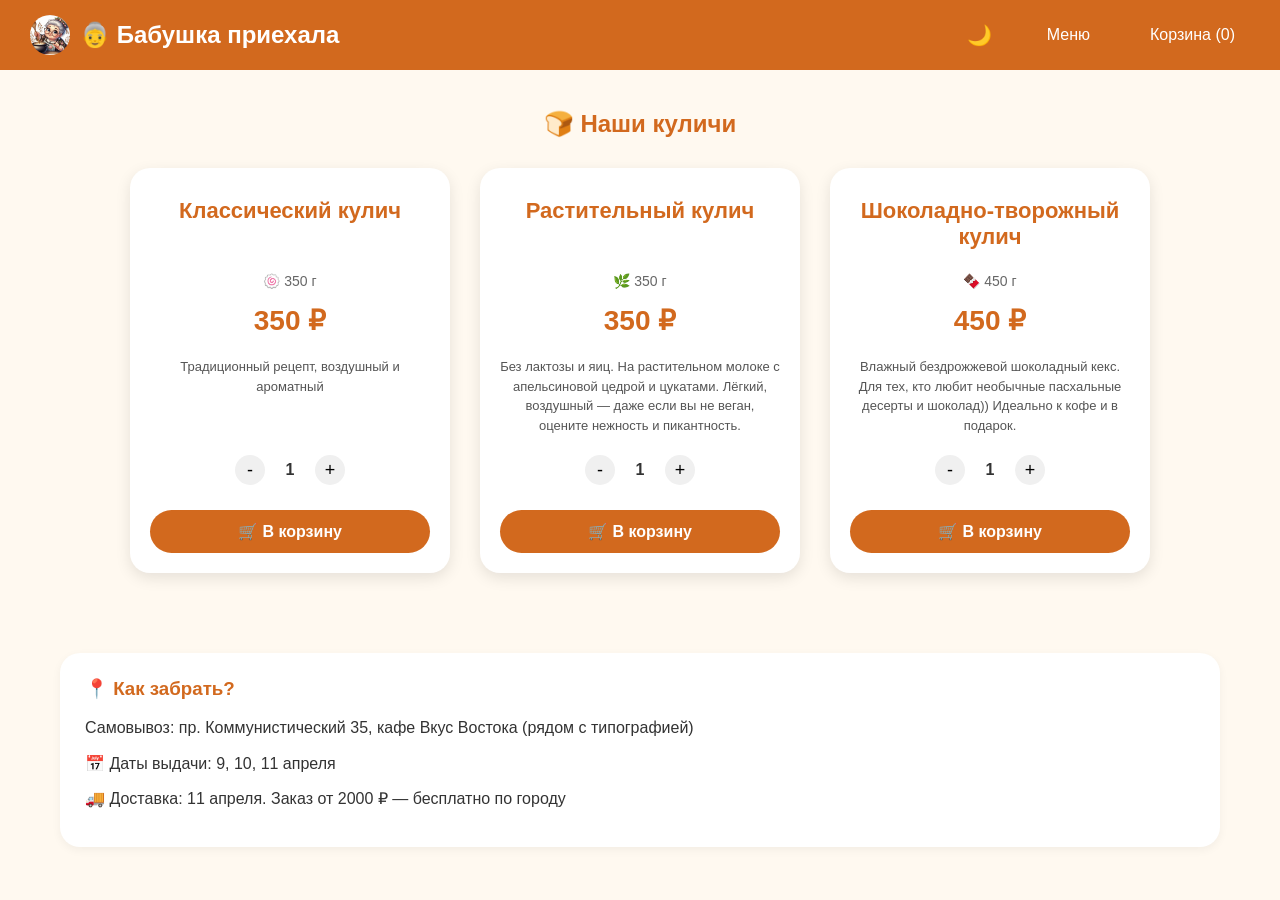
<file: index.html>
<!DOCTYPE html>
<html lang="ru">
<head>
    <meta charset="UTF-8">
    <meta name="viewport" content="width=device-width, initial-scale=1.0">
    <title>Бабушка приехала</title>
    <link rel="stylesheet" href="styles.css">
    <link rel="icon" type="image/png" href="favicon.png">
    <style>

        .quantity-control {
            display: flex;
            align-items: center;
            justify-content: center;
            gap: 10px;
            margin: 10px 0;
        }
        .qty-btn {
            background-color: #f0f0f0;
            border: none;
            width: 30px;
            height: 30px;
            border-radius: 50%;
            font-size: 18px;
            cursor: pointer;
            transition: all 0.2s;
        }
        .qty-btn:hover {
            background-color: #d2691e;
            color: white;
        }

        body.dark .qty-btn:hover {
            background-color: #003662;
            color: white;
        }

        .qty-number {
            font-size: 16px;
            font-weight: bold;
            min-width: 30px;
            text-align: center;
        }
        
        /* ===== ПЛАВНОЕ УВЕДОМЛЕНИЕ ===== */
        .toast-notification {
            position: fixed;
            bottom: 30px;
            left: 50%;
            transform: translateX(-50%);
            background-color: #28a745;
            color: white;
            padding: 12px 24px;
            border-radius: 50px;
            font-size: 16px;
            z-index: 1000;
            box-shadow: 0 4px 12px rgba(0,0,0,0.2);
            display: flex;
            align-items: center;
            gap: 8px;
            white-space: nowrap;
            transition: all 0.4s cubic-bezier(0.2, 0.9, 0.4, 1.1);
        }

        .toast-error {
            background-color: #dc3545;
        }

        .toast-text {
            transition: opacity 0.3s ease, width 0.3s ease;
        }

        .toast-icon {
            font-size: 18px;
            transition: all 0.3s ease;
        }

        /* Сжатие */
        .toast-notification.shrink {
            padding: 6px 12px;
            border-radius: 40px;
            gap: 0;
        }

        .toast-notification.shrink .toast-text {
            opacity: 0;
            width: 0;
            display: inline-block;
            overflow: hidden;
            margin: 0;
            padding: 0;
        }

        .toast-notification.shrink .toast-icon {
            font-size: 22px;
            transform: scale(1.05);
        }

        /* Полёт */
        .toast-notification.fly {
            animation: flyToCart 0.6s ease-in forwards;
        }

        @keyframes flyToCart {
            0% {
                bottom: 30px;
                left: 50%;
                transform: translateX(-50%) scale(1);
                opacity: 1;
            }
            100% {
                bottom: 85%;
                left: 92%;
                transform: translateX(-50%) scale(0.3);
                opacity: 0;
            }
        }

        @keyframes fadeInUp {
            from {
                opacity: 0;
                transform: translateX(-50%) translateY(20px);
            }
            to {
                opacity: 1;
                transform: translateX(-50%) translateY(0);
            }
        }
    </style>
</head>
<body>

    <div class="navbar">
        <div class="logo">
            <img src="logo.png" alt="Логотип" class="logo-img" onerror="this.style.display='none'">
            <span>👵 Бабушка приехала</span>
        </div>
        <div class="nav-links">
            <button id="themeToggle" class="theme-btn">🌙</button>
            <a href="#kulichi">Меню</a>
            <a href="cart.html">Корзина (<span id="cart-count">0</span>)</a>
        </div>
    </div>

    <div class="container" id="kulichi">
        <h2>🍞 Наши куличи</h2>
        <div class="products-grid">
            
            <!-- Кулич 1: Классический -->
            <div class="product-card" data-id="1" data-name="Классический кулич" data-price="350">
                <h3>Классический кулич</h3>
                <p class="weight">🍥 350 г</p>
                <p class="price">350 ₽</p>
                <p class="description-short">Традиционный рецепт, воздушный и ароматный</p>
                <div class="quantity-control">
                    <button class="qty-btn dec">-</button>
                    <span class="qty-number">1</span>
                    <button class="qty-btn inc">+</button>
                </div>
                <button class="add-to-cart">🛒 В корзину</button>
            </div>

            <!-- Кулич 2: Растительный -->
            <div class="product-card" data-id="2" data-name="Растительный кулич" data-price="350">
                <h3>Растительный кулич</h3>
                <p class="weight">🌿 350 г</p>
                <p class="price">350 ₽</p>
                <p class="description-short">Без лактозы и яиц. На растительном молоке с апельсиновой цедрой и цукатами. Лёгкий, воздушный — даже если вы не веган, оцените нежность и пикантность.</p>
                <div class="quantity-control">
                    <button class="qty-btn dec">-</button>
                    <span class="qty-number">1</span>
                    <button class="qty-btn inc">+</button>
                </div>
                <button class="add-to-cart">🛒 В корзину</button>
            </div>

            <!-- Кулич 3: Шоколадно-творожный -->
            <div class="product-card" data-id="3" data-name="Шоколадно-творожный кулич" data-price="450">
                <h3>Шоколадно-творожный кулич</h3>
                <p class="weight">🍫 450 г</p>
                <p class="price">450 ₽</p>
                <p class="description-short">Влажный бездрожжевой шоколадный кекс. Для тех, кто любит необычные пасхальные десерты и шоколад)) Идеально к кофе и в подарок.</p>
                <div class="quantity-control">
                    <button class="qty-btn dec">-</button>
                    <span class="qty-number">1</span>
                    <button class="qty-btn inc">+</button>
                </div>
                <button class="add-to-cart">🛒 В корзину</button>
            </div>
        </div>
    </div>

    <!-- Блок: Как забрать? -->
    <div class="info-section">
        <div class="info-block">
            <h3>📍 Как забрать?</h3>
            <p>Самовывоз: пр. Коммунистический 35, кафе Вкус Востока (рядом с типографией)</p>
            <p>📅 Даты выдачи: 9, 10, 11 апреля</p>
            <p>🚚 Доставка: 11 апреля. Заказ от 2000 ₽ — бесплатно по городу</p>
        </div>
    </div>

    <script>

        // ===== ТЕМА =====
        const savedTheme = localStorage.getItem('theme');
        if (savedTheme === 'dark') {
            document.body.classList.add('dark');
        }
        
        const themeButton = document.getElementById('themeToggle');
        if (themeButton) {
            if (document.body.classList.contains('dark')) {
                themeButton.innerHTML = '☀️';
            } else {
                themeButton.innerHTML = '🌙';
            }
            
            themeButton.addEventListener('click', function() {
                document.body.classList.toggle('dark');
                if (document.body.classList.contains('dark')) {
                    themeButton.innerHTML = "☀️";
                    localStorage.setItem('theme', 'dark');
                } else {
                    themeButton.innerHTML = "🌙";
                    localStorage.setItem('theme', 'light');
                }
            });
        }
        
        let cart = JSON.parse(localStorage.getItem('cart')) || [];

        // ===== УВЕДОМЛЕНИЕ =====
        function showMessage(message, isError = false) {
            const oldToast = document.querySelector('.toast-notification');
            if (oldToast) oldToast.remove();
            
            const toast = document.createElement('div');
            toast.className = 'toast-notification';
            if (isError) toast.classList.add('toast-error');
            
            toast.innerHTML = `
                <span class="toast-text">${message}</span>
                <span class="toast-icon">✅</span>
            `;
            
            document.body.appendChild(toast);
            
            // Сжатие
            setTimeout(() => {
                toast.classList.add('shrink');
            }, 800);
            
            // Полёт
            setTimeout(() => {
                toast.classList.add('fly');
            }, 1200);
            
            // Удаление
            setTimeout(() => {
                toast.remove();
            }, 1800);
        }

        function saveCart() {
            localStorage.setItem('cart', JSON.stringify(cart));
            updateCartCount();
        }

        function updateCartCount() {
            const count = cart.reduce((sum, item) => sum + item.quantity, 0);
            const cartSpan = document.getElementById('cart-count');
            if (cartSpan) cartSpan.textContent = count;
        }

        function addToCart(product, quantity) {
            const existing = cart.find(item => item.id === product.id);
            if (existing) {
                existing.quantity += quantity;
            } else {
                cart.push({ ...product, quantity: quantity });
            }
            playSound('success.mp3');
            saveCart();
            showMessage(`✅ ${product.name} (${quantity} шт.) добавлен в корзину`);
        }

        document.querySelectorAll('.product-card').forEach(card => {
            const decBtn = card.querySelector('.dec');
            const incBtn = card.querySelector('.inc');
            const qtySpan = card.querySelector('.qty-number');
            const addBtn = card.querySelector('.add-to-cart');
            let quantity = 1;
            
            decBtn.addEventListener('click', () => {
                if (quantity > 1) {
                    quantity--;
                    qtySpan.textContent = quantity;
                }
            });
            
            incBtn.addEventListener('click', () => {
                quantity++;
                qtySpan.textContent = quantity;
            });
            
            addBtn.addEventListener('click', () => {
                const product = {
                    id: parseInt(card.dataset.id),
                    name: card.dataset.name,
                    price: parseInt(card.dataset.price)
                };
                addToCart(product, quantity);
                quantity = 1;
                qtySpan.textContent = quantity;
            });
        });

        updateCartCount();
        
        // ===== СЧЁТЧИК ПРОСМОТРОВ =====
        let sessionId = sessionStorage.getItem('session_id');
        if (!sessionId) {
            sessionId = Date.now() + '-' + Math.random().toString(36);
            sessionStorage.setItem('session_id', sessionId);
        }
        
        const COUNTER_URL = 'https://script.google.com/macros/s/AKfycbybeGMw2HNA_ebmh9cHbYoXVgkdEJpPBQqSGQ_17hCknq1QRTrkvcFMPnrxkTX4bE_7/exec';
        const page = window.location.pathname || 'index.html';
        const ua = navigator.userAgent;
        
        fetch(`${COUNTER_URL}?page=${encodeURIComponent(page)}&ua=${encodeURIComponent(ua)}&session=${sessionId}`)
            .then(r => r.json())
            .then(data => {
                console.log('Всего просмотров:', data.views);
                console.log('Уникальных посетителей:', data.unique);
            })
            .catch(error => console.log('Счётчик:', error));

        // ===== ЗВУКИ =====
        function playSound(soundName) {
            let audio = new Audio('sounds/' + soundName);
            audio.play();
        }
    </script>
</body>
</html>
</file>
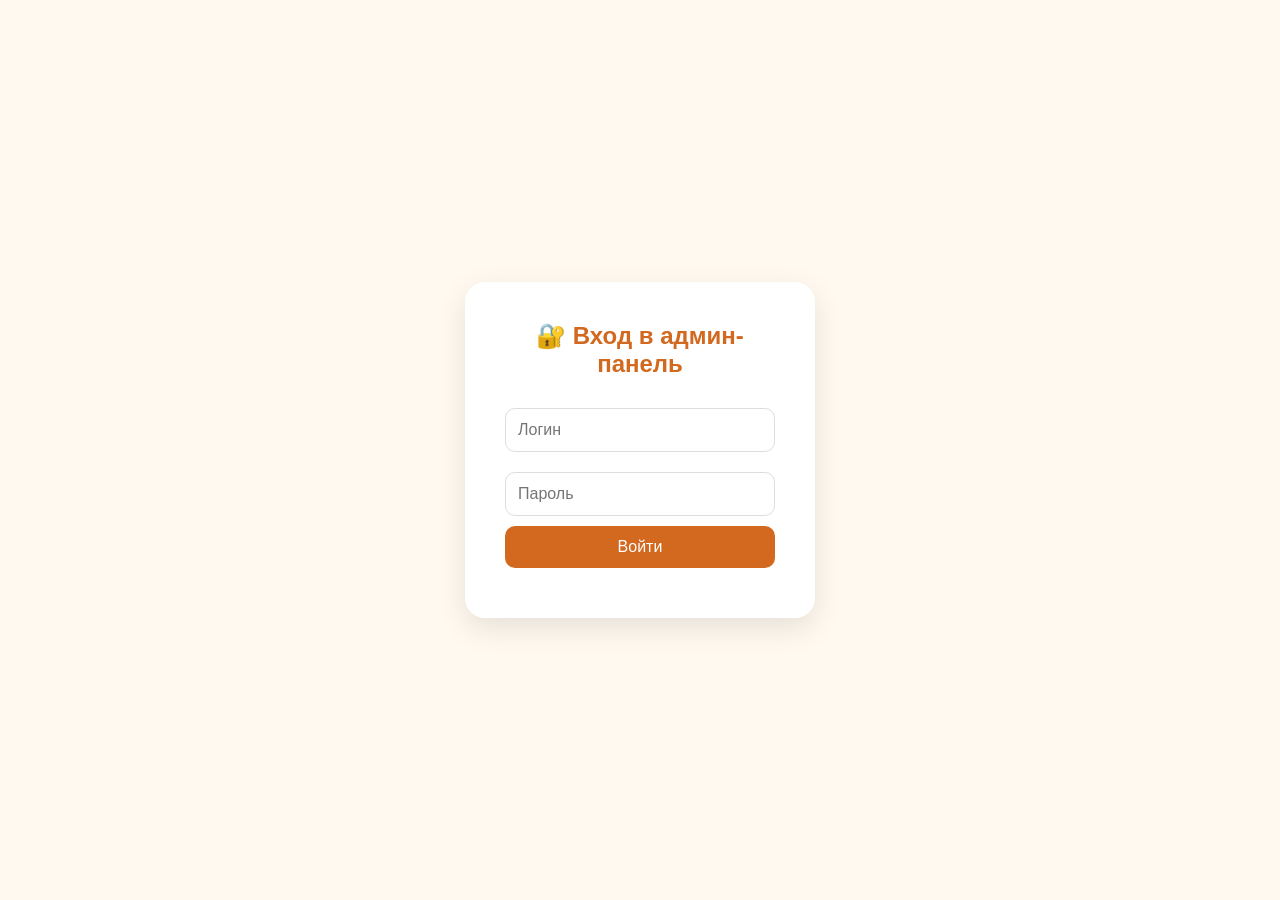
<file: admin.html>
<!DOCTYPE html>
<html lang="ru">
<head>
    <meta charset="UTF-8">
    <meta name="viewport" content="width=device-width, initial-scale=1.0">
    <title>Админ-панель</title>
    <style>
        * { margin: 0; padding: 0; box-sizing: border-box; }
        body { font-family: 'Segoe UI', Tahoma, Geneva, Verdana, sans-serif; background-color: #fff9f0; color: #333; min-height: 100vh; }
        
        .navbar { display: flex; justify-content: space-between; align-items: center; background-color: #d2691e; padding: 15px 30px; position: sticky; top: 0; z-index: 100; flex-wrap: wrap; }
        .logo { display: flex; align-items: center; gap: 10px; }
        .logo-img { width: 40px; height: 40px; border-radius: 50%; object-fit: cover; }
        .logo span { color: white; font-size: 24px; font-weight: bold; }
        .nav-links { display: flex; gap: 30px; align-items: center; }
        .nav-links a { color: white; text-decoration: none; padding: 8px 15px; border-radius: 5px; transition: all 0.3s ease; }
        .nav-links a:hover { background-color: #b85e1a; }
        
        .container { max-width: 1200px; margin: 0 auto; padding: 40px 20px; }
        .container h2 { text-align: center; color: #d2691e; margin-bottom: 30px; }
        
        .stats { display: flex; flex-wrap: wrap; gap: 15px; margin-bottom: 25px; }
        .stat-card { background: white; border-radius: 16px; padding: 15px 20px; flex: 1; min-width: 100px; text-align: center; box-shadow: 0 2px 8px rgba(0,0,0,0.1); }
        .stat-card h4 { font-size: 14px; color: #666; margin-bottom: 8px; }
        .stat-card .value { font-size: 24px; font-weight: bold; color: #d2691e; }
        
        .filter-buttons { display: flex; gap: 8px; flex-wrap: wrap; margin-bottom: 20px; }
        .filter-btn { background-color: #f0f0f0; border: none; padding: 8px 16px; border-radius: 20px; cursor: pointer; font-size: 13px; }
        .filter-btn.active { background-color: #d2691e; color: white; }
        .sort-buttons { display: flex; align-items: center; gap: 10px; margin-left: auto; }
        .sort-btn { background-color: #f0f0f0; border: none; padding: 8px 16px; border-radius: 20px; cursor: pointer; }
        .sort-btn.active { background-color: #d2691e; color: white; }
        
        .orders-list { display: flex; flex-direction: column; gap: 20px; margin-top: 20px; }
        .order-card { background: white; border-radius: 16px; padding: 20px; box-shadow: 0 4px 12px rgba(0,0,0,0.1); }
        .order-header { display: flex; justify-content: space-between; align-items: center; flex-wrap: wrap; border-bottom: 2px solid #ffe8d6; padding-bottom: 12px; margin-bottom: 15px; }
        .order-header h3 { color: #d2691e; margin: 0; }
        .status-select { background-color: #f0f0f0; border: 1px solid #ddd; border-radius: 20px; padding: 6px 12px; font-size: 14px; cursor: pointer; }
        .order-body { display: flex; flex-wrap: wrap; gap: 30px; }
        .order-info { flex: 1; min-width: 200px; }
        .order-info p { margin: 8px 0; }
        .order-items { flex: 2; min-width: 250px; }
        .order-items ul { margin: 8px 0; padding-left: 20px; }
        .order-total { margin-top: 12px; font-size: 18px; color: #d2691e; }
        .empty-orders { text-align: center; padding: 50px; background: white; border-radius: 16px; color: #999; }
        .loading { text-align: center; padding: 50px; color: #d2691e; }
        
        .refresh-btn { background-color: #d2691e; color: white; border: none; padding: 10px 20px; border-radius: 8px; cursor: pointer; }
        .btn-secondary { background-color: #6c757d; color: white; border: none; padding: 10px 20px; border-radius: 8px; cursor: pointer; }
        .btn-danger { background-color: #dc3545; color: white; border: none; padding: 10px 20px; border-radius: 8px; cursor: pointer; }
        
        .toast { position: fixed; bottom: 30px; left: 50%; transform: translateX(-50%); background-color: #28a745; color: white; padding: 12px 24px; border-radius: 50px; z-index: 1000; animation: fadeInUp 0.3s ease; }
        .toast.error { background-color: #dc3545; }
        @keyframes fadeInUp { from { opacity: 0; transform: translateX(-50%) translateY(20px); } to { opacity: 1; transform: translateX(-50%) translateY(0); } }
        
        .login-container { 
            background: white; 
            padding: 40px; 
            border-radius: 20px; 
            box-shadow: 0 10px 30px rgba(0,0,0,0.1); 
            width: 350px; 
            text-align: center; 
            position: fixed;
            top: 50%;
            left: 50%;
            transform: translate(-50%, -50%);
            z-index: 1000;
        }
        .login-container h2 { color: #d2691e; margin-bottom: 20px; }
        .login-container input { width: 100%; padding: 12px; margin: 10px 0; border: 1px solid #ddd; border-radius: 10px; font-size: 16px; }
        .login-container button { width: 100%; padding: 12px; background-color: #d2691e; color: white; border: none; border-radius: 10px; font-size: 16px; cursor: pointer; }
        .login-container button:hover { background-color: #b85e1a; }
        .error { color: red; margin-top: 10px; }
        
        .admin-content { display: none; width: 100%; }
        .user-badge { background-color: #b85e1a; color: white; padding: 5px 12px; border-radius: 20px; font-size: 12px; margin-left: 15px; }
        
        .admin-panel-section { background: white; border-radius: 16px; padding: 20px; margin-bottom: 30px; box-shadow: 0 2px 8px rgba(0,0,0,0.1); }
        .admin-panel-section h3 { color: #d2691e; margin-bottom: 15px; }
        .user-list { margin-top: 15px; border-top: 1px solid #eee; padding-top: 15px; }
        .user-item { display: flex; justify-content: space-between; align-items: center; padding: 10px; border-bottom: 1px solid #eee; }
        
        .notification-badge {
            position: fixed;
            bottom: 20px;
            right: 20px;
            background-color: #d2691e;
            color: white;
            padding: 10px 15px;
            border-radius: 30px;
            font-size: 12px;
            z-index: 1000;
            cursor: pointer;
        }
        
        @media (max-width: 768px) {
            .navbar { flex-direction: column; gap: 15px; text-align: center; }
            .nav-links { justify-content: center; }
            .stats { flex-direction: column; }
            .order-header { flex-direction: column; gap: 10px; align-items: flex-start; }
            .order-body { flex-direction: column; }
            .login-container { width: 90%; padding: 30px; }
        }
    </style>
</head>
<body>

    <div id="login-form" class="login-container">
        <h2>🔐 Вход в админ-панель</h2>
        <input type="text" id="username-input" placeholder="Логин">
        <input type="password" id="password-input" placeholder="Пароль">
        <button onclick="checkLogin()">Войти</button>
        <div id="login-error" class="error"></div>
    </div>

    <div id="admin-content" class="admin-content">
        <div class="navbar">
            <div class="logo">
                <img src="logo.png" alt="Логотип" class="logo-img" onerror="this.style.display='none'">
                <span>👵 Админ-панель</span>
            </div>
            <div class="nav-links">
                <a href="index.html">На сайт</a>
                <a href="cart.html">Корзина</a>
                <span id="user-role-badge" class="user-badge"></span>
                <a href="#" id="logout-btn">🚪 Выйти</a>
            </div>
        </div>

        <div class="container">
            <h2>📋 Управление заказами</h2>

            <div id="admin-panel" class="admin-panel-section" style="display: none;">
                <h3>👑 Панель разработчика</h3>
                <button id="manage-users-btn" class="btn-secondary">👥 Управление пользователями</button>
                <div id="user-management" style="display: none; margin-top: 15px;">
                    <h4>Список пользователей</h4>
                    <div id="user-list" class="user-list"></div>
                    <div style="margin-top: 15px;">
                        <input type="text" id="new-username" placeholder="Логин" style="padding: 8px; margin-right: 10px;">
                        <input type="text" id="new-password" placeholder="Пароль" style="padding: 8px; margin-right: 10px;">
                        <select id="new-role" style="padding: 8px; margin-right: 10px;">
                            <option value="manager">Менеджер</option>
                            <option value="admin">Администратор</option>
                        </select>
                        <button id="add-user-btn" class="refresh-btn">➕ Добавить</button>
                    </div>
                </div>
            </div>

            <div class="stats">
                <div class="stat-card"><h4>📦 Всего заказов</h4><div class="value" id="total-orders">0</div></div>
                <div class="stat-card"><h4>💰 Общая выручка</h4><div class="value" id="total-revenue">0 ₽</div></div>
                <div class="stat-card"><h4>🟡 Новые</h4><div class="value" id="new-orders">0</div></div>
                <div class="stat-card"><h4>🔵 В работе</h4><div class="value" id="work-orders">0</div></div>
                <div class="stat-card"><h4>🟢 Готовы</h4><div class="value" id="ready-orders">0</div></div>
                <div class="stat-card"><h4>⚪ Выданы</h4><div class="value" id="done-orders">0</div></div>
            </div>

            <div class="filter-buttons">
                <button class="filter-btn active" data-status="all">📋 Все</button>
                <button class="filter-btn" data-status="новый">🟡 Новые</button>
                <button class="filter-btn" data-status="в работе">🔵 В работе</button>
                <button class="filter-btn" data-status="готов">🟢 Готовы</button>
                <button class="filter-btn" data-status="выдан">⚪ Выданы</button>
            </div>

            <div style="display: flex; gap: 15px; flex-wrap: wrap; align-items: center; margin-bottom: 20px;">
                <button id="refresh-orders" class="refresh-btn">🔄 Обновить</button>
                <button id="export-orders" class="btn-secondary">📎 Выгрузить заказы (JSON)</button>
                <button id="test-notification" class="btn-secondary">🔔 Тест уведомления</button>
                <div class="sort-buttons">
                    <span>📅 Сортировать:</span>
                    <button id="sort-newest" class="sort-btn active">🆕 Сначала новые</button>
                    <button id="sort-oldest" class="sort-btn">📆 Сначала старые</button>
                </div>
            </div>
            
            <div id="orders-list" class="orders-list"><div class="loading">⏳ Загрузка заказов...</div></div>
        </div>
    </div>

    <div id="notification-status" class="notification-badge" style="display: none;">🔔 Уведомления включены</div>

    <script>
        const GOOGLE_SCRIPT_URL = 'https://script.google.com/macros/s/AKfycbxa7UgnStMRD8-EuCUlJJtZqEvASJk0eVYO2cv7oGDec0Wvan5Hggih9NKB5syRkkfjDw/exec';
        
        let currentUser = null;
        let allOrders = [];
        let currentSort = 'newest';
        let currentStatus = 'all';
        let isLoading = false;
        let lastOrderCount = 0;
        let notificationSound = new Audio('https://www.soundjay.com/misc/sounds/bell-ringing-05.mp3');
        
        // ========== УВЕДОМЛЕНИЯ ==========
        function requestNotificationPermission() {
            if ('Notification' in window) {
                Notification.requestPermission().then(permission => {
                    if (permission === 'granted') {
                        const badge = document.getElementById('notification-status');
                        if (badge) {
                            badge.style.display = 'block';
                            setTimeout(() => {
                                badge.style.display = 'none';
                            }, 3000);
                        }
                    }
                });
            }
        }

        function sendNotification(title, body, orderId) {
            if (Notification.permission === 'granted') {
                const notification = new Notification(title, {
                    body: body,
                    icon: 'https://emojicdn.elk.sh/🍰',
                    tag: 'order-' + orderId,
                    requireInteraction: true
                });
                
                notificationSound.play().catch(e => console.log('Звук не воспроизведён'));
                
                notification.onclick = function() {
                    window.focus();
                    this.close();
                };
            }
        }

        async function checkNewOrders() {
            try {
                const response = await fetch(GOOGLE_SCRIPT_URL);
                const orders = await response.json();
                
                if (orders.length > lastOrderCount && lastOrderCount > 0) {
                    const newOrdersCount = orders.length - lastOrderCount;
                    showMessage(`🔔 Новых заказов: ${newOrdersCount}`, false);
                    
                    if (Notification.permission === 'granted') {
                        const notification = new Notification('🍰 Новый заказ!', {
                            body: `Поступило ${newOrdersCount} новых заказов`,
                            icon: 'https://emojicdn.elk.sh/🍰',
                            requireInteraction: true
                        });
                        notificationSound.play().catch(e => console.log('Звук не воспроизведён'));
                        notification.onclick = () => window.focus();
                    }
                    
                    loadOrdersFromGoogle();
                }
                
                lastOrderCount = orders.length;
            } catch (error) {
                console.log('Ошибка проверки заказов:', error);
            }
        }

        // ========== ОСНОВНЫЕ ФУНКЦИИ ==========
        const DEMO_USERS = {
            root: { password: 'qwerty123', role: 'root', name: '👑 Разработчик' },
            admin: { password: 'root', role: 'admin', name: '📋 Администратор' },
            manager: { password: 'manager_top', role: 'manager', name: '📦 Менеджер' }
        };

        async function callAPI(action, data = {}) {
            if (action === 'login') {
                const user = DEMO_USERS[data.username];
                if (user && user.password === data.password) {
                    return { success: true, role: user.role, name: data.username };
                }
                return { success: false };
            }
            
            try {
                await fetch(GOOGLE_SCRIPT_URL, {
                    method: 'POST',
                    mode: 'no-cors',
                    headers: { 'Content-Type': 'application/json' },
                    body: JSON.stringify(data)
                });
                return { status: 'ok' };
            } catch (error) {
                console.error('API Error:', error);
                return { status: 'error', message: error.message };
            }
        }

        async function checkLogin() {
            const username = document.getElementById('username-input').value;
            const password = document.getElementById('password-input').value;
            
            if (!username || !password) {
                document.getElementById('login-error').textContent = '❌ Введите логин и пароль';
                return;
            }
            
            const result = await callAPI('login', { username, password });
            
            if (result.success) {
                currentUser = { username: username, role: result.role, name: username };
                sessionStorage.setItem('admin_user', JSON.stringify(currentUser));
                showAdminPanel();
            } else {
                document.getElementById('login-error').textContent = '❌ Неверный логин или пароль';
            }
        }

        function showAdminPanel() {
            document.getElementById('login-form').style.display = 'none';
            document.getElementById('admin-content').style.display = 'block';
            document.getElementById('user-role-badge').textContent = `${currentUser.username} (${currentUser.role})`;
            
            if (currentUser.role === 'root') {
                document.getElementById('admin-panel').style.display = 'block';
            } else {
                document.getElementById('admin-panel').style.display = 'none';
            }
            
            loadOrdersFromGoogle();
            requestNotificationPermission();
            
            setInterval(() => {
                checkNewOrders();
            }, 30000);
        }

        function logout() {
            sessionStorage.removeItem('admin_user');
            currentUser = null;
            document.getElementById('admin-content').style.display = 'none';
            document.getElementById('login-form').style.display = 'block';
            document.getElementById('username-input').value = '';
            document.getElementById('password-input').value = '';
            document.getElementById('login-error').textContent = '';
            allOrders = [];
        }

        const savedUser = sessionStorage.getItem('admin_user');
        if (savedUser) {
            currentUser = JSON.parse(savedUser);
            showAdminPanel();
        }

        async function loadOrdersFromGoogle() {
            if (isLoading) return;
            isLoading = true;
            
            const container = document.getElementById('orders-list');
            container.innerHTML = '<div class="loading">⏳ Загрузка заказов...</div>';
            try {
                const response = await fetch(GOOGLE_SCRIPT_URL);
                const orders = await response.json();
                allOrders = Array.isArray(orders) ? orders : [];
                updateStats();
                renderOrders();
            } catch (error) {
                console.error('Ошибка:', error);
                container.innerHTML = '<div class="empty-orders">❌ Ошибка загрузки заказов</div>';
            } finally {
                isLoading = false;
            }
        }

        async function updateOrderStatus(orderId, newStatus) {
            try {
                await fetch(GOOGLE_SCRIPT_URL, {
                    method: 'POST',
                    mode: 'no-cors',
                    headers: { 'Content-Type': 'application/json' },
                    body: JSON.stringify({ action: 'updateStatus', orderId: orderId, status: newStatus })
                });
                
                const order = allOrders.find(o => o.orderId == orderId);
                if (order) order.status = newStatus;
                
                updateStats();
                renderOrders();
                showMessage(`✅ Статус заказа #${orderId} изменён на "${newStatus}"`);
            } catch (error) {
                showMessage(`❌ Ошибка: ${error.message}`, true);
                loadOrdersFromGoogle();
            }
        }

        function updateStats() {
            document.getElementById('total-orders').textContent = allOrders.length;
            document.getElementById('total-revenue').textContent = allOrders.reduce((s, o) => s + (parseInt(o.total) || 0), 0) + ' ₽';
            document.getElementById('new-orders').textContent = allOrders.filter(o => o.status === 'новый').length;
            document.getElementById('work-orders').textContent = allOrders.filter(o => o.status === 'в работе').length;
            document.getElementById('ready-orders').textContent = allOrders.filter(o => o.status === 'готов').length;
            document.getElementById('done-orders').textContent = allOrders.filter(o => o.status === 'выдан').length;
        }

        function renderOrders() {
            let filtered = [...allOrders];
            if (currentStatus !== 'all') filtered = filtered.filter(o => o.status === currentStatus);
            if (filtered.length === 0) {
                document.getElementById('orders-list').innerHTML = '<div class="empty-orders">📭 Нет заказов</div>';
                return;
            }
            filtered.sort((a, b) => {
                const dateA = new Date(a.time);
                const dateB = new Date(b.time);
                return currentSort === 'newest' ? dateB - dateA : dateA - dateB;
            });
            
            let html = '';
            filtered.forEach(order => {
                const deliveryText = order.delivery === 'samovoz' ? '🏠 Самовывоз' : '🚚 Доставка';
                const addressHtml = order.delivery === 'delivery' && order.address ? `<p><strong>📍 Адрес:</strong> ${order.address}</p>` : '';
                html += `
                    <div class="order-card">
                        <div class="order-header">
                            <h3>🍰 Заказ #${order.orderId}</h3>
                            <select class="status-select" data-id="${order.orderId}">
                                <option value="новый" ${order.status === 'новый' ? 'selected' : ''}>🟡 Новый</option>
                                <option value="в работе" ${order.status === 'в работе' ? 'selected' : ''}>🔵 В работе</option>
                                <option value="готов" ${order.status === 'готов' ? 'selected' : ''}>🟢 Готов</option>
                                <option value="выдан" ${order.status === 'выдан' ? 'selected' : ''}>⚪ Выдан</option>
                            </select>
                        </div>
                        <div class="order-body">
                            <div class="order-info">
                                <p><strong>👤 Клиент:</strong> ${order.name || 'Не указано'}</p>
                                <p><strong>📞 Телефон:</strong> ${order.phone || 'Не указан'}</p>
                                <p><strong>${deliveryText}</strong></p>
                                ${addressHtml}
                                <p><strong>📅 Дата доставки:</strong> ${order.deliveryDate || 'не указана'}</p>
                                <p><strong>🕒 Создан:</strong> ${new Date(order.time).toLocaleString()}</p>
                            </div>
                            <div class="order-items">
                                <strong>📦 Состав заказа:</strong>
                                <ul><li>${order.items || 'Нет данных'}</li></ul>
                                <p class="order-total"><strong>💰 Итого:</strong> ${order.total || 0} ₽</p>
                            </div>
                        </div>
                    </div>
                `;
            });
            document.getElementById('orders-list').innerHTML = html;
            
            document.querySelectorAll('.status-select').forEach(select => {
                select.addEventListener('change', async (e) => {
                    const orderId = parseInt(select.dataset.id);
                    const newStatus = select.value;
                    await updateOrderStatus(orderId, newStatus);
                });
            });
        }

        function showMessage(message, isError = false) {
            const oldToast = document.querySelector('.toast');
            if (oldToast) oldToast.remove();
            const toast = document.createElement('div');
            toast.className = 'toast' + (isError ? ' error' : '');
            toast.textContent = message;
            document.body.appendChild(toast);
            setTimeout(() => toast.remove(), 3000);
        }

        async function loadUsers() {
            const container = document.getElementById('user-list');
            if (!container) return;
            container.innerHTML = '<div class="loading">⏳ Загрузка...</div>';
            try {
                const response = await fetch(GOOGLE_SCRIPT_URL + '?action=getUsers');
                const users = await response.json();
                let html = '';
                if (Array.isArray(users)) {
                    users.forEach(user => {
                        if (user.username !== 'root') {
                            html += `<div class="user-item"><span><strong>${user.username}</strong> (${user.role === 'admin' ? 'Админ' : 'Менеджер'})</span><button onclick="deleteUser('${user.username}')" class="btn-danger" style="padding: 5px 10px; font-size: 12px;">Удалить</button></div>`;
                        }
                    });
                }
                container.innerHTML = html || '<p>Нет дополнительных пользователей</p>';
            } catch (error) {
                container.innerHTML = '<p>Ошибка загрузки пользователей</p>';
            }
        }

        window.deleteUser = async function(username) {
            if (confirm(`Удалить пользователя ${username}?`)) {
                await callAPI('deleteUser', { username });
                showMessage(`✅ Пользователь ${username} удалён`);
                loadUsers();
            }
        }

        async function addUser() {
            const username = document.getElementById('new-username')?.value.trim();
            const password = document.getElementById('new-password')?.value.trim();
            const role = document.getElementById('new-role')?.value;
            if (!username || !password) {
                showMessage('❌ Заполните логин и пароль', true);
                return;
            }
            await callAPI('addUser', { username, password, role });
            showMessage(`✅ Пользователь ${username} добавлен`);
            document.getElementById('new-username').value = '';
            document.getElementById('new-password').value = '';
            loadUsers();
        }

        // ========== ОБРАБОТЧИКИ КНОПОК ==========
        document.getElementById('logout-btn')?.addEventListener('click', (e) => {
            e.preventDefault();
            logout();
        });
        
        document.getElementById('export-orders')?.addEventListener('click', () => {
            const blob = new Blob([JSON.stringify(allOrders, null, 2)], {type: 'application/json'});
            const link = document.createElement('a');
            link.href = URL.createObjectURL(blob);
            link.download = `orders_${new Date().toISOString().slice(0,19)}.json`;
            link.click();
        });
        
        document.getElementById('refresh-orders')?.addEventListener('click', () => loadOrdersFromGoogle());
        
        document.getElementById('test-notification')?.addEventListener('click', () => {
            if (Notification.permission === 'granted') {
                sendNotification('🔔 Тест уведомления', 'Если вы видите это сообщение — уведомления работают!', 999);
                showMessage('✅ Тестовое уведомление отправлено');
            } else {
                showMessage('❌ Сначала разрешите уведомления. Нажмите на иконку 🔔 в адресной строке.', true);
                requestNotificationPermission();
            }
        });
        
        document.getElementById('sort-newest')?.addEventListener('click', () => {
            currentSort = 'newest';
            document.getElementById('sort-newest').classList.add('active');
            document.getElementById('sort-oldest').classList.remove('active');
            renderOrders();
        });
        
        document.getElementById('sort-oldest')?.addEventListener('click', () => {
            currentSort = 'oldest';
            document.getElementById('sort-oldest').classList.add('active');
            document.getElementById('sort-newest').classList.remove('active');
            renderOrders();
        });
        
        document.querySelectorAll('.filter-btn').forEach(btn => {
            btn.addEventListener('click', () => {
                document.querySelectorAll('.filter-btn').forEach(b => b.classList.remove('active'));
                btn.classList.add('active');
                currentStatus = btn.dataset.status;
                renderOrders();
            });
        });
        
        document.getElementById('manage-users-btn')?.addEventListener('click', () => {
            const panel = document.getElementById('user-management');
            panel.style.display = panel.style.display === 'none' ? 'block' : 'none';
            if (panel.style.display === 'block') loadUsers();
        });
        
        document.getElementById('add-user-btn')?.addEventListener('click', () => addUser());
    </script>
</body>
</html>
</file>
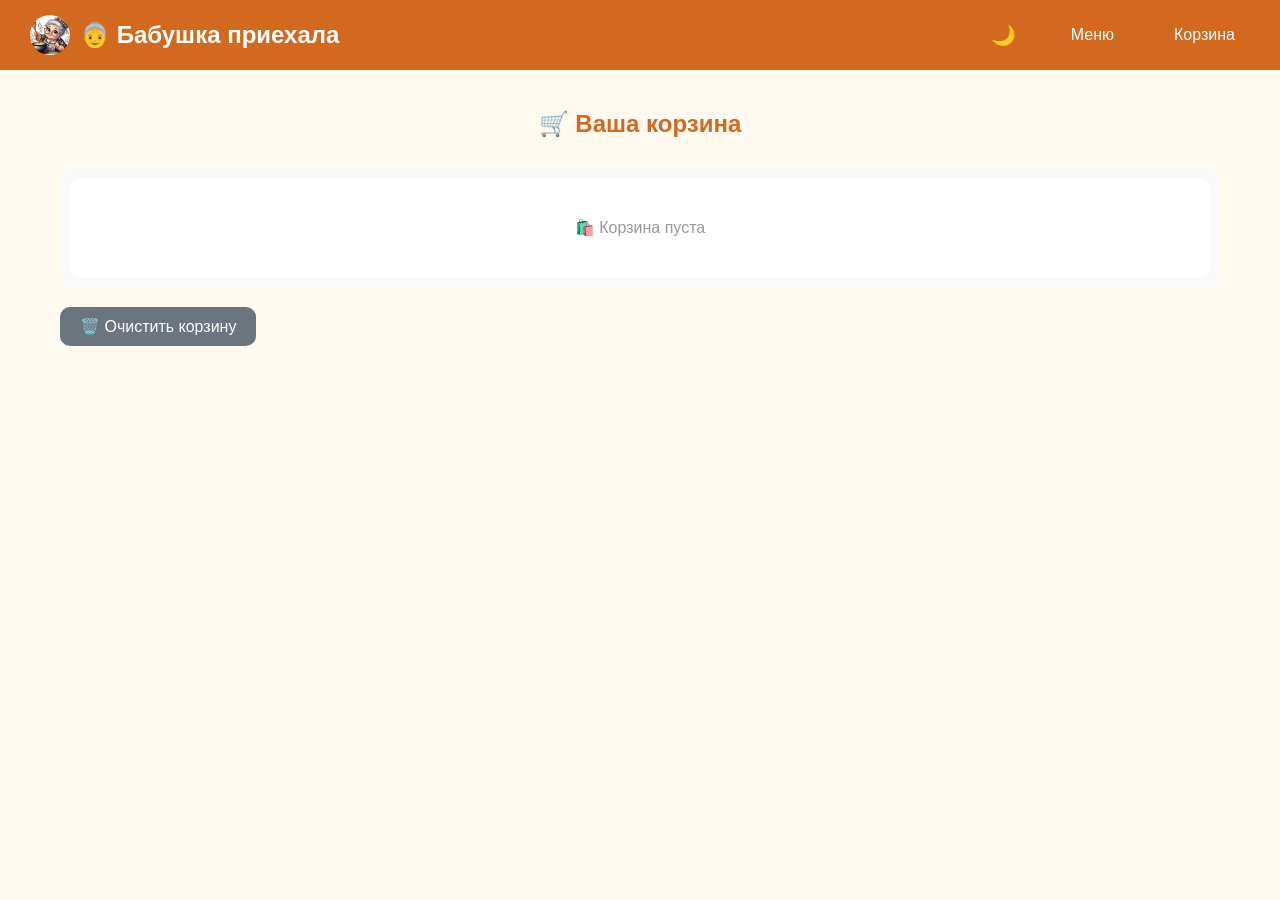
<file: cart.html>
<!DOCTYPE html>
<html lang="ru">
<head>
    <meta charset="UTF-8">
    <meta name="viewport" content="width=device-width, initial-scale=1.0">
    <title>Корзина - Бабушка приехала</title>
    <link rel="stylesheet" href="styles.css">
    <link rel="icon" type="image/png" href="favicon.png">
    <style>
        /* --- Стили для корзины (с поддержкой тёмной темы) --- */
        .cart-items-list {
            background-color: #f9f9f9;
            border-radius: 15px;
            padding: 10px;
            margin-bottom: 20px;
            transition: background-color 0.3s ease;
        }

        body.dark .cart-items-list {
            background-color: #16213e;
        }

        .cart-item {
            display: flex;
            justify-content: space-between;
            align-items: center;
            padding: 12px;
            border-bottom: 1px solid #eee;
            flex-wrap: wrap;
            gap: 10px;
        }

        body.dark .cart-item {
            border-bottom-color: #2c3e5c;
        }

        .cart-item-info {
            flex: 2;
            min-width: 150px;
        }

        .cart-item-controls {
            display: flex;
            align-items: center;
            gap: 10px;
        }

        .cart-qty-btn {
            background-color: #f0f0f0;
            border: none;
            width: 28px;
            height: 28px;
            border-radius: 50%;
            font-size: 16px;
            cursor: pointer;
            transition: all 0.2s;
        }

        body.dark .cart-qty-btn {
            background-color: #2c3e5c;
            color: white;
        }

        .cart-qty-btn:hover {
            background-color: #d2691e;
            color: white;
        }

        .cart-qty {
            min-width: 30px;
            text-align: center;
            font-weight: bold;
        }

        .remove-btn {
            background: none;
            border: none;
            cursor: pointer;
            font-size: 18px;
            padding: 5px;
            border-radius: 50%;
            transition: all 0.2s;
        }
        
        .remove-btn:hover {
            background-color: #ffebee;
            transform: scale(1.1);
        }

        body.dark .remove-btn:hover {
            background-color: #2c3e5c;
        }

        .cart-total {
            font-size: 24px;
            font-weight: bold;
            text-align: right;
            margin: 20px 0;
            padding: 15px;
            background-color: #f0f0f0;
            border-radius: 15px;
        }

        body.dark .cart-total {
            background-color: #0f3460;
            color: #eee;
        }

        .btn-secondary {
            background-color: #6c757d;
            color: white;
            padding: 10px 20px;
            border: none;
            border-radius: 10px;
            cursor: pointer;
            font-size: 16px;
            margin-bottom: 30px;
        }

        .btn-secondary:hover {
            background-color: #5a6268;
        }

        .order-form {
            background-color: #f9f9f9;
            padding: 20px;
            border-radius: 15px;
            margin-top: 20px;
        }

        body.dark .order-form {
            background-color: #16213e;
        }

        .order-form label {
            display: block;
            margin: 15px 0 5px;
            font-weight: bold;
        }

        .order-form .int {
            width: 100%;
            padding: 10px;
            border: 1px solid #ddd;
            border-radius: 10px;
            font-size: 16px;
            background-color: white;
            color: black;
            box-sizing: border-box;
        }

        body.dark .order-form .int {
            background-color: #2c3e5c;
            border-color: #0f3460;
            color: white;
        }

        body.dark .order-form .int::placeholder {
            color: #aaa;
        }

        .submit-btn {
            background-color: #28a745;
            color: white;
            padding: 12px 25px;
            border: none;
            border-radius: 10px;
            cursor: pointer;
            font-size: 18px;
            margin-top: 20px;
            width: 100%;
            transition: all 0.3s;
        }

        .submit-btn:hover {
            background-color: #218838;
            transform: scale(1.02);
        }

        .submit-btn.loading {
            opacity: 0.7;
            pointer-events: none;
        }

        .toast-notification {
            position: fixed;
            bottom: 30px;
            left: 50%;
            transform: translateX(-50%);
            background-color: #28a745;
            color: white;
            padding: 12px 24px;
            border-radius: 50px;
            font-size: 16px;
            z-index: 1000;
            box-shadow: 0 4px 12px rgba(0,0,0,0.2);
            animation: fadeInUp 0.3s ease;
        }
        
        .toast-error {
            background-color: #dc3545;
        }
        
        @keyframes fadeInUp {
            from { opacity: 0; transform: translateX(-50%) translateY(20px); }
            to { opacity: 1; transform: translateX(-50%) translateY(0); }
        }
    </style>
</head>
<body>

    <div class="navbar">
        <div class="logo">
            <img src="logo.png" alt="Логотип" class="logo-img" onerror="this.style.display='none'">
            <span>👵 Бабушка приехала</span>
        </div>
        <div class="nav-links">
            <button id="themeToggle" class="theme-btn">🌙</button>
            <a href="index.html#kulichi">Меню</a>
            <a href="cart.html">Корзина</a>
        </div>
    </div>

    <div class="container">
        <h2>🛒 Ваша корзина</h2>
        <div id="cart-items" class="cart-items-list"></div>
        <div id="cart-total"></div>
        <button id="clear-cart" class="btn-secondary">🗑️ Очистить корзину</button>

        <div id="order-section" style="display: none;">
            <h3>📋 Оформить заказ</h3>
            <form id="order-form" class="order-form">
                <label>👤 Ваше имя:</label>
                <input type="text" id="customer-name" class="int" required>

                <label>📞 Телефон:</label>
                <input type="tel" id="customer-phone" placeholder="+7 XXX XXX XX XX" class="int" required>

                <label>🚚 Способ получения:</label>
                <select id="delivery-method" class="int">
                    <option value="samovoz">🏠 Самовывоз</option>
                    <option value="delivery">🚚 Доставка</option>
                </select>

                <div id="address-block" style="display: none;" class="int">
                    <label>📍 Адрес доставки:</label>
                    <input type="text" id="delivery-address" placeholder="ул. Примерная, д.1, кв.2">
                </div>

                <label>📅 Желаемая дата:</label>
                <input type="date" id="delivery-date" class="int">
                <label style="display: flex; align-items: center; gap: 10px; margin: 15px 0;">
                    <input type="checkbox" id="consentCheckbox" required>
                    Я согласен на <a href="privacy.html" target="_blank">обработку персональных данных</a> (имя, телефон, адрес)
                </label>
                <button type="submit" id="submit-order" class="submit-btn">✅ Оформить заказ</button>
            </form>
        </div>
    </div>

    <script>
        // === ТЕМА (ЛОКАЛЬНОЕ ХРАНИЛИЩЕ) ===
        const savedTheme = localStorage.getItem('theme');
        if (savedTheme === 'dark') {
            document.body.classList.add('dark');
        }

        const themeButton = document.getElementById('themeToggle');
        if (themeButton) {
            if (document.body.classList.contains('dark')) {
                themeButton.innerHTML = '☀️';
            } else {
                themeButton.innerHTML = '🌙';
            }
            
            themeButton.addEventListener('click', function() {
                document.body.classList.toggle('dark');
                if (document.body.classList.contains('dark')) {
                    themeButton.innerHTML = "☀️";
                    localStorage.setItem('theme', 'dark');
                } else {
                    themeButton.innerHTML = "🌙";
                    localStorage.setItem('theme', 'light');
                }
            });
        }

        // === КОНСТАНТЫ И ПЕРЕМЕННЫЕ ===
        const GOOGLE_SCRIPT_URL = 'https://script.google.com/macros/s/AKfycbxa7UgnStMRD8-EuCUlJJtZqEvASJk0eVYO2cv7oGDec0Wvan5Hggih9NKB5syRkkfjDw/exec';
        let cart = JSON.parse(localStorage.getItem('cart')) || [];
        let isSubmitting = false;

        // === ВСПОМОГАТЕЛЬНЫЕ ФУНКЦИИ ===
        function getNextOrderNumber() {
            const existingOrders = JSON.parse(localStorage.getItem('orders')) || [];
            let maxNumber = 999;
            for (let order of existingOrders) {
                if (order.orderId && typeof order.orderId === 'number') {
                    if (order.orderId > maxNumber && order.orderId < 10000) {
                        maxNumber = order.orderId;
                    }
                }
            }
            return maxNumber + 1;
        }

        function showMessage(message, isError = false) {
            const oldToast = document.querySelector('.toast-notification');
            if (oldToast) oldToast.remove();
            const toast = document.createElement('div');
            toast.className = 'toast-notification';
            if (isError) toast.classList.add('toast-error');
            toast.textContent = message;
            document.body.appendChild(toast);
            setTimeout(() => {
                toast.style.opacity = '0';
                setTimeout(() => toast.remove(), 300);
            }, 3000);
        }

        // === ОТОБРАЖЕНИЕ КОРЗИНЫ ===
        function renderCart() {
            const container = document.getElementById('cart-items');
            const totalContainer = document.getElementById('cart-total');
            const orderSection = document.getElementById('order-section');
            
            if (!container) return;

            // Если корзина пуста
            if (cart.length === 0) {
                container.innerHTML = '<div class="empty-cart" style="text-align:center; padding:40px;">🛍️ Корзина пуста</div>';
                totalContainer.innerHTML = '';
                if (orderSection) orderSection.style.display = 'none';
                return;
            }

            // Если есть товары — показываем форму
            if (orderSection) orderSection.style.display = 'block';

            let html = '';
            let total = 0;
            cart.forEach((item, index) => {
                const itemTotal = item.price * item.quantity;
                total += itemTotal;
                html += `
                    <div class="cart-item">
                        <div class="cart-item-info">
                            <strong>${item.name}</strong>
                            <span>${item.price} ₽</span>
                        </div>
                        <div class="cart-item-controls">
                            <button class="cart-qty-btn" onclick="changeQuantity(${index}, -1)">-</button>
                            <span class="cart-qty">${item.quantity}</span>
                            <button class="cart-qty-btn" onclick="changeQuantity(${index}, 1)">+</button>
                            <button onclick="removeFromCart(${index})" class="remove-btn">🗑️</button>
                        </div>
                        <span><strong>${itemTotal} ₽</strong></span>
                    </div>
                `;
            });
            container.innerHTML = html;
            totalContainer.innerHTML = `<div class="cart-total">💰 Итого: ${total} ₽</div>`;
        }

        // === УПРАВЛЕНИЕ КОРЗИНОЙ ===
        function changeQuantity(index, delta) {
            const newQuantity = cart[index].quantity + delta;
            if (newQuantity < 1) {
                cart.splice(index, 1);
            } else {
                cart[index].quantity = newQuantity;
            }
            localStorage.setItem('cart', JSON.stringify(cart));
            renderCart();
        }

        function removeFromCart(index) {
            cart.splice(index, 1);
            localStorage.setItem('cart', JSON.stringify(cart));
            renderCart();
            showMessage('🗑️ Товар удалён из корзины');
        }

        // === ОБРАБОТЧИКИ ===
        document.getElementById('clear-cart')?.addEventListener('click', () => {
            if (confirm('Очистить корзину?')) {
                cart = [];
                localStorage.setItem('cart', JSON.stringify(cart));
                renderCart();
                showMessage('🛍️ Корзина очищена');
            }
        });

        const deliveryMethod = document.getElementById('delivery-method');
        const addressBlock = document.getElementById('address-block');

        deliveryMethod?.addEventListener('change', function() {
            addressBlock.style.display = this.value === 'delivery' ? 'block' : 'none';
        });

        document.getElementById('order-form')?.addEventListener('submit', async (e) => {
            if (!document.getElementById('consentCheckbox').checked) {
                showMessage('❌ Нужно дать согласие на обработку данных', true);
                return;
            }
            e.preventDefault();
            
            if (isSubmitting) {
                showMessage('⏳ Заказ уже отправляется, подождите...', true);
                return;
            }
            
            if (cart.length === 0) {
                playSound('error.mp3')
                showMessage('❌ Корзина пуста', true);
                return;
            }

            const deliveryValue = document.getElementById('delivery-method').value;
            const itemsText = cart.map(i => `${i.name} — ${i.quantity} шт. = ${i.price * i.quantity}₽`).join('; ');
            const orderNumber = getNextOrderNumber();
            
            const orderData = {
                orderId: orderNumber,
                name: document.getElementById('customer-name').value,
                phone: document.getElementById('customer-phone').value,
                delivery: deliveryValue,
                address: deliveryValue === 'delivery' ? document.getElementById('delivery-address').value : '',
                deliveryDate: document.getElementById('delivery-date').value || 'не указана',
                items: itemsText,
                total: cart.reduce((sum, i) => sum + i.price * i.quantity, 0),
                status: 'новый',
                created: new Date().toLocaleString()
            };

            if (!orderData.name || !orderData.phone) {
                playSound('error.mp3')
                showMessage('❌ Заполните имя и телефон', true);
                return;
            }

            if (deliveryValue === 'delivery' && !orderData.address) {
                showMessage('❌ Укажите адрес доставки', true);
                return;
            }

            isSubmitting = true;
            const submitBtn = document.getElementById('submit-order');
            submitBtn.classList.add('loading');
            submitBtn.textContent = '⏳ Отправка...';

            try {
                const existingOrders = JSON.parse(localStorage.getItem('orders')) || [];
                existingOrders.push(orderData);
                localStorage.setItem('orders', JSON.stringify(existingOrders));
                
                await fetch(GOOGLE_SCRIPT_URL, {
                    method: 'POST',
                    mode: 'no-cors',
                    headers: { 'Content-Type': 'application/json' },
                    body: JSON.stringify(orderData)
                });
                
                localStorage.setItem('cart', JSON.stringify([]));
                cart = [];
                playSound('success.mp3')
                showMessage(`✅ Заказ #${orderNumber} отправлен! Менеджер свяжется с вами`);
                renderCart();
                document.getElementById('order-form').reset();
                addressBlock.style.display = 'none';
                
            } catch (error) {
                console.error('Ошибка:', error);
                showMessage('❌ Ошибка отправки. Напишите в MAX', true);
            } finally {
                isSubmitting = false;
                submitBtn.classList.remove('loading');
                submitBtn.textContent = '✅ Оформить заказ';
            }
        });

        // Делаем функции глобальными для onclick в HTML
        window.changeQuantity = changeQuantity;
        window.removeFromCart = removeFromCart;
        
        // Первоначальная отрисовка
        renderCart();

        function playSound(soundName) {
            let audio = new Audio('sounds/' + soundName);
            audio.play();
        }
    </script>
</body>
</html>
</file>
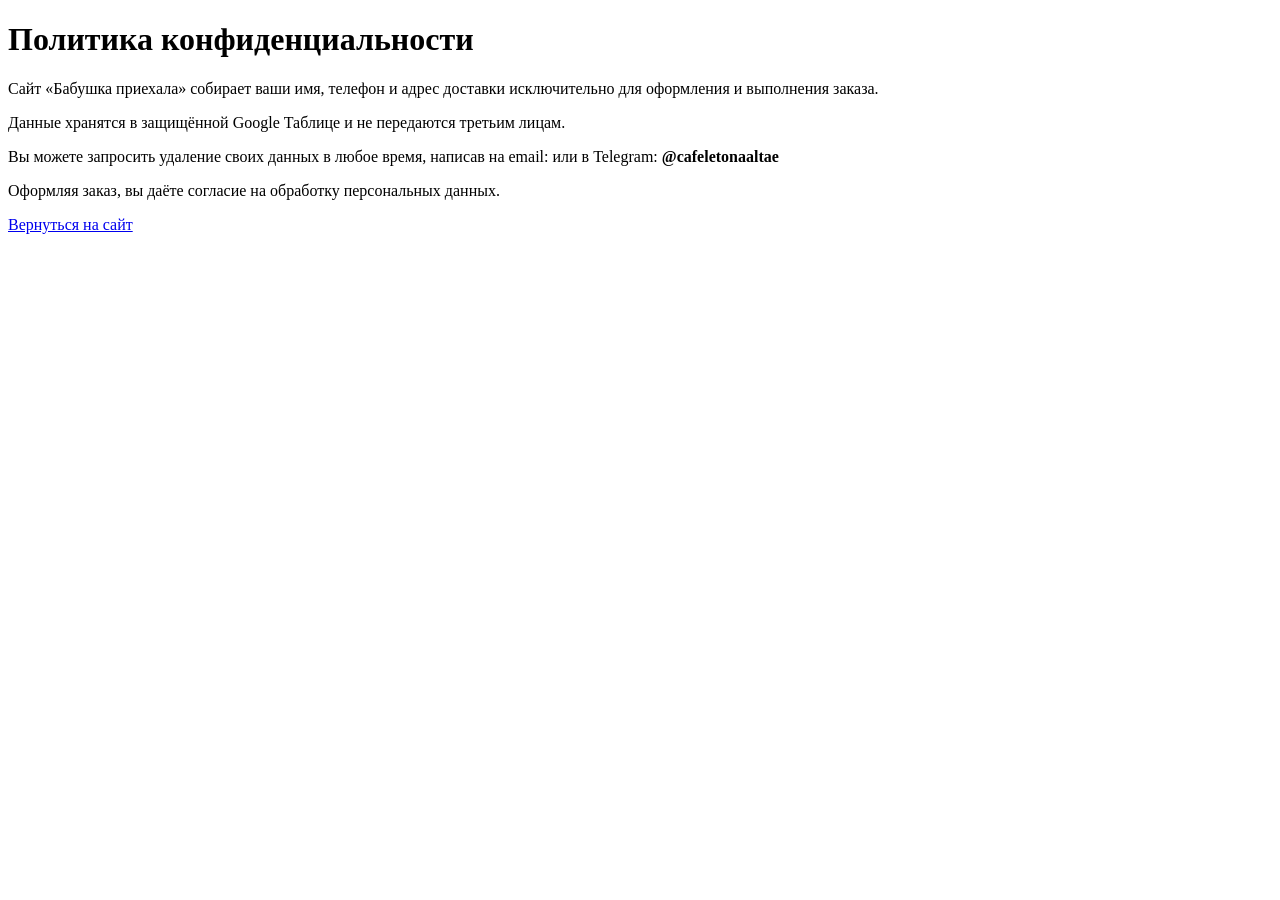
<file: privacy.html>
<!DOCTYPE html>
<html>
<head><meta charset="UTF-8"><title>Политика конфиденциальности</title></head>
<body>
    <h1>Политика конфиденциальности</h1>
    <p>Сайт «Бабушка приехала» собирает ваши имя, телефон и адрес доставки исключительно для оформления и выполнения заказа.</p>
    <p>Данные хранятся в защищённой Google Таблице и не передаются третьим лицам.</p>
    <p>Вы можете запросить удаление своих данных в любое время, написав на email: <strong></strong> или в Telegram: <strong>@cafeletonaaltae</strong></p>
    <p>Оформляя заказ, вы даёте согласие на обработку персональных данных.</p>
    <p><a href="index.html">Вернуться на сайт</a></p>
</body>
</html>
</file>
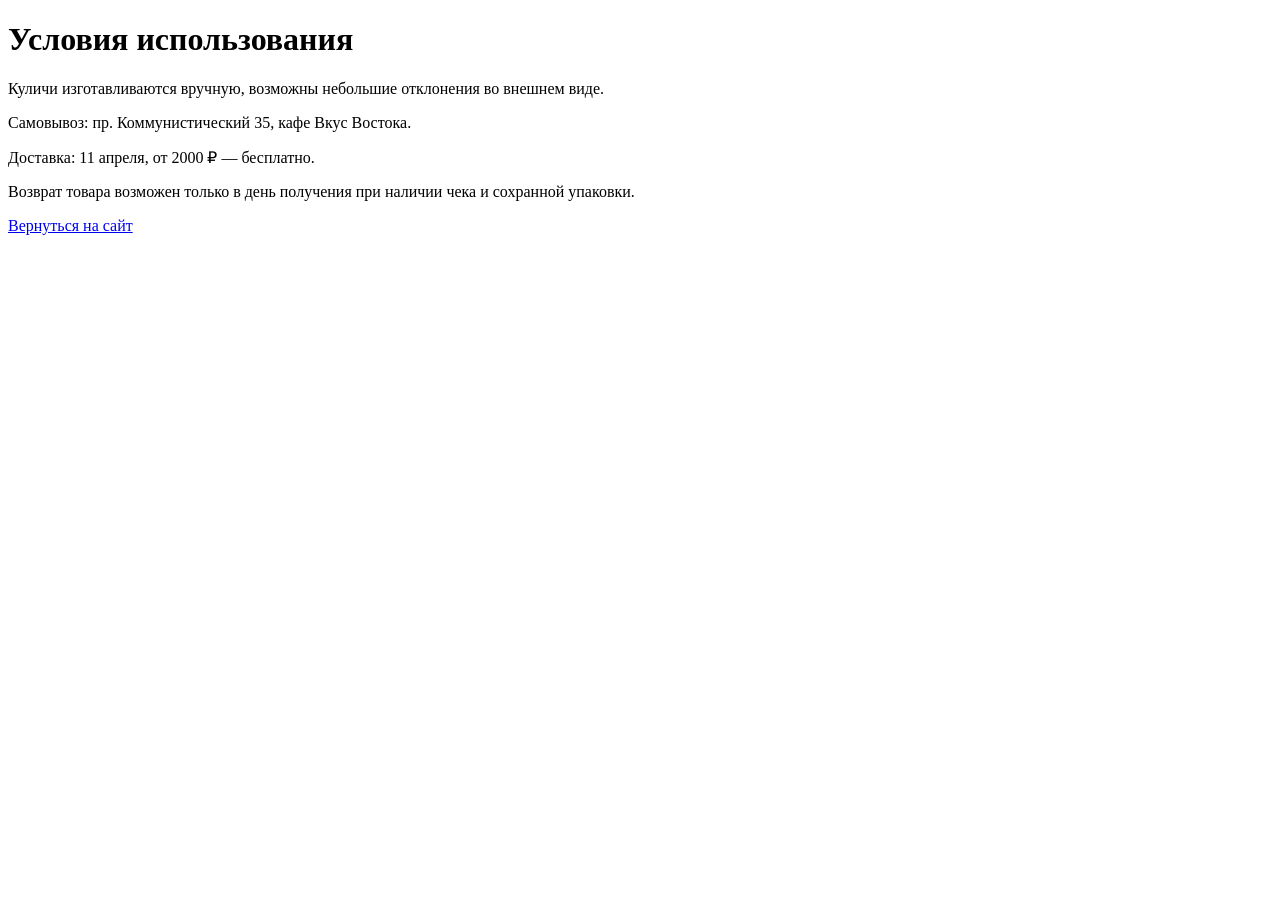
<file: terms.html>
<!DOCTYPE html>
<html>
<head><meta charset="UTF-8"><title>Условия использования</title></head>
<body>
    <h1>Условия использования</h1>
    <p>Куличи изготавливаются вручную, возможны небольшие отклонения во внешнем виде.</p>
    <p>Самовывоз: пр. Коммунистический 35, кафе Вкус Востока.</p>
    <p>Доставка: 11 апреля, от 2000 ₽ — бесплатно.</p>
    <p>Возврат товара возможен только в день получения при наличии чека и сохранной упаковки.</p>
    <p><a href="index.html">Вернуться на сайт</a></p>
</body>
</html>
</file>
<file: styles.css>
* {
    margin: 0;
    padding: 0;
    box-sizing: border-box;
    transition: background-color 0.3s ease, color 0.3s ease, border-color 0.3s ease, box-shadow 0.3s ease;
}

body {
    font-family: 'Segoe UI', Tahoma, Geneva, Verdana, sans-serif;
    background-color: #fff9f0;
    color: #333;
}

/* ===== ШАПКА ===== */
.navbar {
    display: flex;
    justify-content: space-between;
    align-items: center;
    background-color: #d2691e;
    padding: 15px 30px;
    position: sticky;
    top: 0;
    z-index: 100;
    flex-wrap: wrap;
}

.logo {
    display: flex;
    align-items: center;
    gap: 10px;
}

.logo-img {
    width: 40px;
    height: 40px;
    border-radius: 50%;
    object-fit: cover;
}

.logo span {
    color: white;
    font-size: 24px;
    font-weight: bold;
}

.nav-links {
    display: flex;
    gap: 30px;
}

.nav-links a {
    color: white;
    text-decoration: none;
    padding: 8px 15px;
    border-radius: 5px;
    transition: all 0.3s ease;
}

.nav-links a:hover {
    background-color: #b85e1a;
}

/* ===== ГЛАВНЫЙ ЭКРАН ===== */
.hero {
    text-align: center;
    padding: 40px 20px;
    background: linear-gradient(135deg, #ffe8d6, #fff9f0);
}

.hero h1 {
    font-size: 36px;
    color: #d2691e;
}

.owner {
    font-size: 18px;
    color: #666;
    margin-bottom: 20px;
}

.intro {
    font-size: 20px;
    font-weight: bold;
    margin: 15px 0;
}

.description {
    max-width: 800px;
    margin: 0 auto;
    line-height: 1.6;
}

/* ===== КОНТЕЙНЕР ===== */
.container {
    max-width: 1200px;
    margin: 0 auto;
    padding: 40px 20px;
}

.container h2 {
    text-align: center;
    color: #d2691e;
    margin-bottom: 30px;
}

/* ===== СЕТКА ТОВАРОВ ===== */
.products-grid {
    display: flex;
    flex-wrap: wrap;
    gap: 30px;
    justify-content: center;
    align-items: stretch;
}

/* ===== КАРТОЧКА ТОВАРА ===== */
.product-card {
    width: 320px;
    background: white;
    border-radius: 20px;
    padding: 20px;
    text-align: center;
    box-shadow: 0 5px 15px rgba(0,0,0,0.1);
    transition: all 0.3s ease;
    display: flex;
    flex-direction: column;
    justify-content: space-between;
}

.product-card:hover {
    transform: translateY(-5px);
    box-shadow: 0 10px 25px rgba(0,0,0,0.15);
}

.product-img {
    width: 100%;
    height: 200px;
    object-fit: cover;
    border-radius: 15px;
    margin-bottom: 15px;
    background-color: #f5e6d3;
}

.product-img-placeholder {
    width: 100%;
    height: 200px;
    background: linear-gradient(135deg, #f5e6d3, #ffe8d6);
    border-radius: 15px;
    margin-bottom: 15px;
    display: flex;
    align-items: center;
    justify-content: center;
    font-size: 64px;
}

.product-card h3 {
    color: #d2691e;
    margin: 10px 0;
    font-size: 22px;
    min-height: 60px;
}

.weight {
    color: #666;
    font-size: 14px;
    margin: 5px 0;
}

.price {
    font-size: 28px;
    font-weight: bold;
    color: #d2691e;
    margin: 10px 0;
}

.description-short {
    font-size: 13px;
    color: #555;
    line-height: 1.5;
    margin: 10px 0;
    flex-grow: 1;
}

.add-to-cart {
    background-color: #d2691e;
    color: white;
    border: none;
    padding: 12px 20px;
    border-radius: 30px;
    cursor: pointer;
    font-size: 16px;
    font-weight: bold;
    transition: all 0.3s ease;
    margin-top: 15px;
    width: 100%;
}

.add-to-cart:hover {
    background-color: #b85e1a;
    transform: scale(1.02);
}


/* ===== ПОЧЕМУ МЫ ===== */
.why-us {
    background-color: #ffe8d6;
    padding: 40px 20px;
    text-align: center;
}

.why-us h3 {
    color: #d2691e;
    font-size: 28px;
    margin-bottom: 20px;
}

.why-us p {
    font-size: 18px;
    margin: 10px 0;
}

/* ===== ИНФО-СЕКЦИЯ ===== */
.info-section {
    display: flex;
    flex-wrap: wrap;
    gap: 30px;
    padding: 40px 20px;
    max-width: 1200px;
    margin: 0 auto;
}

.info-block {
    flex: 1;
    min-width: 280px;
    background: white;
    padding: 25px;
    border-radius: 20px;
    box-shadow: 0 3px 10px rgba(0,0,0,0.05);
}

.info-block h3 {
    color: #d2691e;
    margin-bottom: 15px;
}

.info-block p, .info-block li {
    line-height: 1.6;
    margin: 10px 0;
}

.info-block ol {
    padding-left: 20px;
    margin: 10px 0;
}

.urgent {
    font-weight: bold;
    color: #d2691e;
    margin-top: 15px;
}

/* ===== КОРЗИНА ===== */
.cart-items-list {
    margin-bottom: 20px;
}

.cart-item {
    display: flex;
    justify-content: space-between;
    align-items: center;
    padding: 15px;
    background: white;
    border-radius: 12px;
    margin: 10px 0;
    box-shadow: 0 2px 5px rgba(0,0,0,0.05);
}

.cart-item-info {
    flex: 1;
}

.remove-btn {
    background-color: #ff6b6b;
    color: white;
    border: none;
    padding: 8px 16px;
    border-radius: 8px;
    cursor: pointer;
}

.remove-btn:hover {
    background-color: #ff5252;
}

.cart-total {
    font-size: 24px;
    font-weight: bold;
    text-align: right;
    padding: 15px;
    background: white;
    border-radius: 12px;
    margin: 15px 0;
}

.empty-cart {
    text-align: center;
    padding: 40px;
    background: white;
    border-radius: 12px;
    color: #999;
}

/* ===== ФОРМА ЗАКАЗА ===== */
.order-form {
    background: white;
    padding: 25px;
    border-radius: 20px;
    margin-top: 30px;
    max-width: 500px;
    box-shadow: 0 3px 10px rgba(0,0,0,0.05);
}

.order-form label {
    display: block;
    margin-top: 15px;
    margin-bottom: 5px;
    font-weight: bold;
}

.order-form input,
.order-form select {
    width: 100%;
    padding: 12px;
    border: 1px solid #ddd;
    border-radius: 10px;
    font-size: 16px;
}

.order-form button {
    margin-top: 25px;
    width: 100%;
    background-color: #d2691e;
    color: white;
    border: none;
    padding: 14px;
    border-radius: 30px;
    font-size: 18px;
    cursor: pointer;
    transition: all 0.3s ease;
}

.order-form button:hover {
    background-color: #b85e1a;
    transform: scale(1.02);
}

/* ===== АДМИН-ПАНЕЛЬ ===== */
.admin-actions {
    display: flex;
    gap: 15px;
    margin-bottom: 30px;
    flex-wrap: wrap;
}

.orders-list {
    display: flex;
    flex-direction: column;
    gap: 20px;
}

.order-card {
    background: white;
    border-radius: 16px;
    padding: 20px;
    box-shadow: 0 4px 12px rgba(0,0,0,0.1);
    transition: all 0.2s ease;
}

.order-card:hover {
    box-shadow: 0 8px 20px rgba(0,0,0,0.15);
}

.order-header {
    display: flex;
    justify-content: space-between;
    align-items: center;
    flex-wrap: wrap;
    border-bottom: 2px solid #ffe8d6;
    padding-bottom: 12px;
    margin-bottom: 15px;
}

.order-header h3 {
    color: #d2691e;
    margin: 0;
}

.status-select {
    background-color: #f0f0f0;
    border: 1px solid #ddd;
    border-radius: 20px;
    padding: 6px 12px;
    font-size: 14px;
    cursor: pointer;
}

.order-body {
    display: flex;
    flex-wrap: wrap;
    gap: 30px;
}

.order-info {
    flex: 1;
    min-width: 200px;
}

.order-info p {
    margin: 8px 0;
}

.order-items {
    flex: 2;
    min-width: 250px;
}

.order-items ul {
    margin: 8px 0;
    padding-left: 20px;
}

.order-items li {
    margin: 5px 0;
    color: #555;
}

.order-total {
    margin-top: 12px;
    font-size: 18px;
    color: #d2691e;
}

.empty-orders {
    text-align: center;
    padding: 50px;
    background: white;
    border-radius: 16px;
    font-size: 18px;
    color: #999;
}

/* ===== КНОПКИ ===== */
.btn-secondary {
    background-color: #6c757d;
    color: white;
    border: none;
    padding: 10px 20px;
    border-radius: 8px;
    cursor: pointer;
    transition: all 0.2s;
}

.btn-secondary:hover {
    background-color: #5a6268;
    transform: scale(1.02);
}

.btn-danger {
    background-color: #dc3545;
    color: white;
    border: none;
    padding: 10px 20px;
    border-radius: 8px;
    cursor: pointer;
    transition: all 0.2s;
}

.btn-danger:hover {
    background-color: #c82333;
    transform: scale(1.02);
}

/* ===== АДАПТИВНОСТЬ ===== */
@media (max-width: 768px) {
    .navbar {
        flex-direction: column;
        gap: 10px;
        text-align: center;
    }
    
    .nav-links {
        justify-content: center;
    }
    
    .products-grid {
        flex-direction: column;
        align-items: center;
    }
    
    .product-card {
        width: 90%;
    }
    
    .info-section {
        flex-direction: column;
    }
    
    .order-header {
        flex-direction: column;
        gap: 10px;
        align-items: flex-start;
    }
    
    .order-body {
        flex-direction: column;
    }
}

.admin-tabs {
    display: flex;
    gap: 10px;
    margin-bottom: 20px;
    flex-wrap: wrap;
}

.tab-btn {
    background-color: #f0f0f0;
    border: none;
    padding: 10px 20px;
    border-radius: 30px;
    cursor: pointer;
    font-size: 14px;
    transition: all 0.2s;
}

.tab-btn.active {
    background-color: #d2691e;
    color: white;
}

.google-sheet-info {
    background: white;
    padding: 30px;
    border-radius: 16px;
    text-align: center;
}

.google-sheet-info ol {
    display: inline-block;
    text-align: left;
    margin: 20px auto;
}

.sheet-link {
    display: inline-block;
    margin: 15px 0;
    padding: 12px 24px;
    background-color: #d2691e;
    color: white;
    text-decoration: none;
    border-radius: 30px;
}

.sheet-link:hover {
    background-color: #b85e1a;
}

body.dark {
    background: #1a1a2e;
    color: #eee;
}

body.dark .navbar {
    background: #16213e;
}

body.dark .product-card {
    background: #16213e;
    color: white;
}

body.dark .info-block {
    background-color: #16213e;
}

body.dark .weight {
    color: white;
}

body.dark .price {
    color: white;
}

body.dark .description-short {
    color: white;
}

.theme-btn {
    background: none;
    border: none;
    font-size: 20px;
    cursor: pointer;
    padding: 5px 10px;
}

.theme-btn:hover {
    background-color: #b85e1a;
    border-radius: 15px;
    
}

body.dark .container {
    color: white;
}

body.dark .order-form {
    background-color: #16213e;
}

body.dark .cart-items-list {
    color: black;
    background-color: #16213e;
}

body.dark .cart-total {
    color: white;
    background-color: #16213e;
}

body.dark .int {
    background-color: #16213e;
    color: white;
}

body.dark .int::placeholder {
    color: white;
}
</file>
